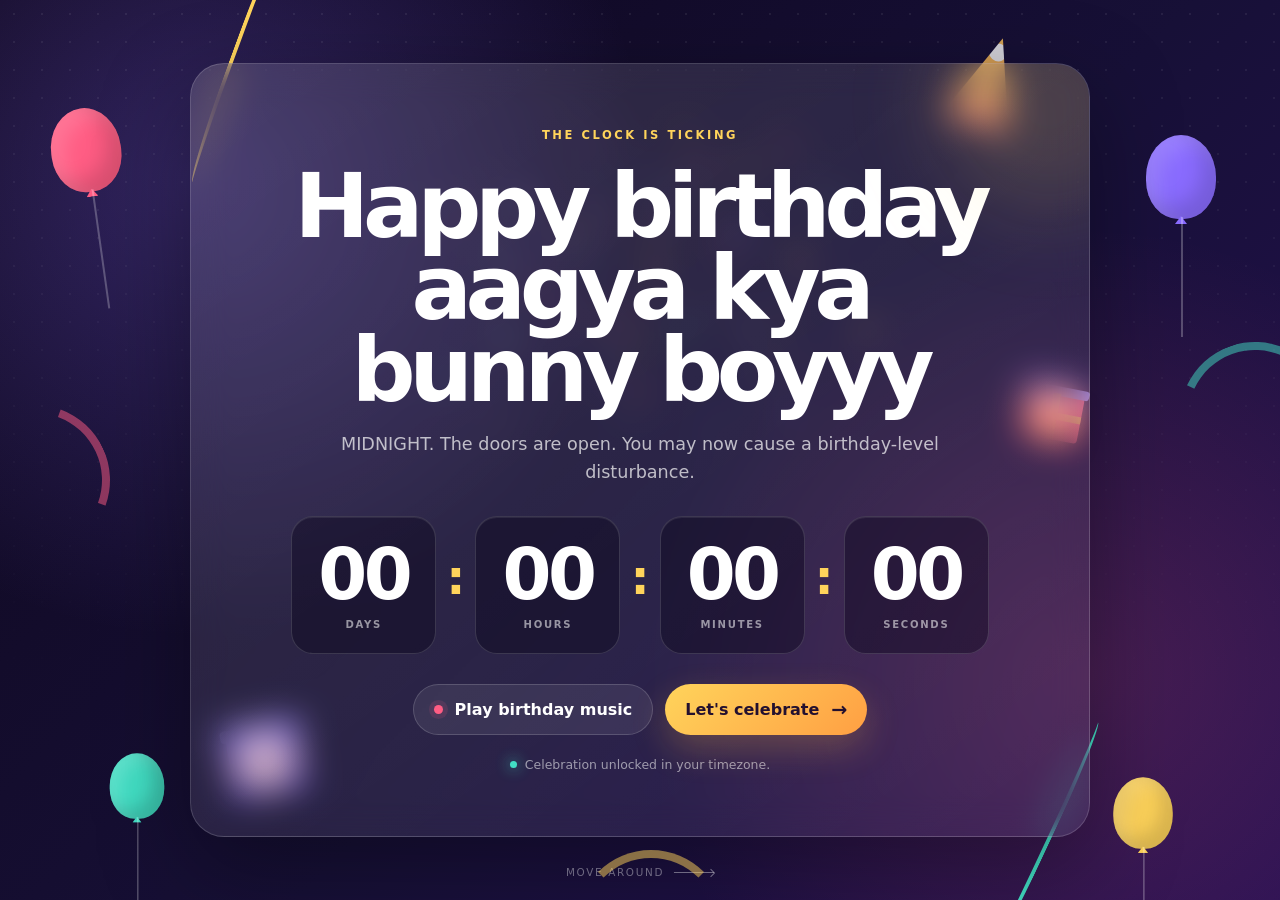
<file: index.html>
<!doctype html>
<html lang="en">
<head>
  <meta charset="utf-8" />
  <meta name="viewport" content="width=device-width, initial-scale=1" />
  <meta name="theme-color" content="#130b2e" />
  <title>Birthday Countdown</title>
  <link rel="stylesheet" href="styles.css" />
</head>
<body class="landing-page">
  <canvas id="ambientCanvas" class="ambient-canvas" aria-hidden="true"></canvas>

  <div class="decor-layer decor-layer--back" aria-hidden="true">
    <div class="balloon balloon--a"><span></span></div>
    <div class="balloon balloon--b"><span></span></div>
    <div class="balloon balloon--c"><span></span></div>
    <div class="balloon balloon--d"><span></span></div>
    <div class="ribbon ribbon--a"></div>
    <div class="ribbon ribbon--b"></div>
    <div class="party-hat party-hat--a"><i></i></div>
    <div class="gift gift--a"><i></i><b></b></div>
    <div class="gift gift--b"><i></i><b></b></div>
  </div>

  <main class="landing-shell">
    <section class="glass-card countdown-card" aria-labelledby="pageTitle">
      <div class="eyebrow">THE CLOCK IS TICKING</div>
      <h1 id="pageTitle">Happy birthday hai kya ladder</h1>
      <p class="subcopy" id="countdownMessage">Something ridiculous is waiting on the other side of midnight.</p>

      <div class="countdown" aria-label="Birthday countdown">
        <div class="time-card"><strong id="days">00</strong><span>Days</span></div>
        <div class="time-separator">:</div>
        <div class="time-card"><strong id="hours">00</strong><span>Hours</span></div>
        <div class="time-separator">:</div>
        <div class="time-card"><strong id="minutes">00</strong><span>Minutes</span></div>
        <div class="time-separator">:</div>
        <div class="time-card"><strong id="seconds">00</strong><span>Seconds</span></div>
      </div>

      <div class="actions">
        <button class="button button--secondary" id="musicButton" type="button">
          <span class="button-dot"></span>
          <span id="musicButtonText">Play birthday music</span>
        </button>
        <button class="button button--primary" id="celebrateButton" type="button" disabled>
          <span>Let's celebrate</span>
          <span class="button-arrow">→</span>
        </button>
      </div>

      <div class="lock-note" id="lockNote">
        <span class="tiny-lock" aria-hidden="true"></span>
        Celebration unlocks at 12:00 AM on 11 August in your timezone.
      </div>
    </section>

    <div class="mouse-hint" aria-hidden="true">
      <span>move around</span><i></i>
    </div>
  </main>

  <div class="decor-layer decor-layer--front" aria-hidden="true">
    <div class="streamer streamer--a"></div>
    <div class="streamer streamer--b"></div>
    <div class="streamer streamer--c"></div>
  </div>

  <script src="config.js"></script>
  <script src="shared.js"></script>
  <script src="countdown.js"></script>
</body>
</html>
</file>
<file: styles.css>
:root{
  --bg:#120824;
  --bg2:#21134a;
  --paper:#fffaf2;
  --ink:#180e2a;
  --yellow:#ffd45b;
  --pink:#ff5d84;
  --purple:#8a6cff;
  --mint:#42dec4;
  --orange:#ff9357;
  --glass:rgba(255,255,255,.10);
  --line:rgba(255,255,255,.18);
  --shadow:0 30px 90px rgba(0,0,0,.35);
  --radius:28px;
}
*{box-sizing:border-box}
html{scroll-behavior:smooth}
body{margin:0;font-family:Inter,ui-sans-serif,system-ui,-apple-system,BlinkMacSystemFont,"Segoe UI",sans-serif;background:var(--bg);color:white;overflow-x:hidden}
button,a{font:inherit}
button{border:0}
a{color:inherit;text-decoration:none}
.no-scroll{overflow:hidden}
.ambient-canvas,.confetti-canvas{position:fixed;inset:0;pointer-events:none;z-index:2}
.confetti-canvas{z-index:90}
.glass-card{background:linear-gradient(145deg,rgba(255,255,255,.13),rgba(255,255,255,.055));border:1px solid rgba(255,255,255,.16);box-shadow:var(--shadow);backdrop-filter:blur(18px);-webkit-backdrop-filter:blur(18px)}
.eyebrow{font-size:.72rem;font-weight:900;letter-spacing:.22em;text-transform:uppercase;color:var(--yellow)}
.button{display:inline-flex;align-items:center;justify-content:center;gap:.75rem;border-radius:999px;padding:14px 20px;font-weight:850;cursor:pointer;transition:transform .2s ease,box-shadow .2s ease,opacity .2s ease,background .2s ease;position:relative;overflow:hidden}
.button:hover:not(:disabled){transform:translateY(-3px)}
.button:active:not(:disabled){transform:translateY(0) scale(.98)}
.button--primary{background:linear-gradient(135deg,var(--yellow),#ff9f43);color:#23102f;box-shadow:0 14px 35px rgba(255,181,65,.24)}
.button--secondary{background:rgba(255,255,255,.08);border:1px solid rgba(255,255,255,.16);color:white}
.button:disabled{opacity:.38;cursor:not-allowed;filter:saturate(.3)}
.button-dot{width:9px;height:9px;border-radius:50%;background:var(--pink);box-shadow:0 0 0 5px rgba(255,93,132,.12)}
.music-on .button-dot{background:var(--mint);box-shadow:0 0 0 5px rgba(66,222,196,.14),0 0 18px rgba(66,222,196,.6)}
.button-arrow{font-size:1.2em;transition:transform .2s ease}.button:hover .button-arrow{transform:translateX(4px)}

/* Landing */
.landing-page{min-height:100vh;background:radial-gradient(circle at 15% 20%,rgba(138,108,255,.28),transparent 35%),radial-gradient(circle at 85% 75%,rgba(255,93,132,.18),transparent 35%),linear-gradient(135deg,#0e071c,#171037 55%,#251052)}
.landing-page:before{content:"";position:fixed;inset:0;background-image:radial-gradient(rgba(255,255,255,.16) 1px,transparent 1px);background-size:28px 28px;mask-image:linear-gradient(to bottom,rgba(0,0,0,.45),transparent 80%)}
.landing-shell{min-height:100vh;display:grid;place-items:center;padding:32px;position:relative;z-index:5}
.countdown-card{width:min(900px,94vw);text-align:center;border-radius:34px;padding:clamp(30px,5vw,64px);position:relative;overflow:hidden}
.countdown-card:after{content:"";position:absolute;width:220px;height:220px;border-radius:50%;background:rgba(255,212,91,.15);filter:blur(45px);right:-70px;top:-70px;pointer-events:none}
.countdown-card h1{font-size:clamp(2.5rem,7vw,6.4rem);line-height:.92;margin:.25em auto .2em;max-width:12ch;letter-spacing:-.07em}
.subcopy{max-width:620px;margin:0 auto 30px;color:rgba(255,255,255,.7);font-size:clamp(.95rem,2vw,1.1rem);line-height:1.6}
.countdown{display:flex;justify-content:center;align-items:center;gap:10px;margin:26px auto 30px}
.time-card{width:min(145px,18vw);aspect-ratio:1/.95;border:1px solid rgba(255,255,255,.14);border-radius:22px;background:rgba(10,5,28,.42);display:flex;flex-direction:column;align-items:center;justify-content:center;box-shadow:inset 0 1px 0 rgba(255,255,255,.08)}
.time-card strong{font-size:clamp(2rem,6vw,4.4rem);line-height:1;font-variant-numeric:tabular-nums;letter-spacing:-.05em}.time-card span{margin-top:8px;text-transform:uppercase;letter-spacing:.17em;font-size:.63rem;color:rgba(255,255,255,.55);font-weight:800}
.time-separator{font-size:clamp(1.4rem,4vw,3rem);font-weight:900;color:var(--yellow);transform:translateY(-8px)}
.actions{display:flex;justify-content:center;gap:12px;flex-wrap:wrap}.lock-note{margin-top:22px;font-size:.78rem;color:rgba(255,255,255,.55);display:flex;align-items:center;justify-content:center;gap:8px}
.tiny-lock{width:9px;height:8px;border:1.5px solid currentColor;border-radius:2px;position:relative}.tiny-lock:before{content:"";position:absolute;width:6px;height:6px;border:1.5px solid currentColor;border-bottom:0;border-radius:6px 6px 0 0;left:0;right:0;margin:auto;top:-7px}.live-dot{width:7px;height:7px;background:var(--mint);border-radius:50%;box-shadow:0 0 14px var(--mint)}
.locked-shake{animation:shake .4s ease}@keyframes shake{25%{transform:translateX(-5px)}50%{transform:translateX(5px)}75%{transform:translateX(-3px)}}
.mouse-hint{position:absolute;bottom:22px;left:50%;transform:translateX(-50%);font-size:.65rem;text-transform:uppercase;letter-spacing:.16em;color:rgba(255,255,255,.38);display:flex;align-items:center;gap:10px}.mouse-hint i{width:40px;height:1px;background:currentColor;position:relative}.mouse-hint i:after{content:"";position:absolute;width:5px;height:5px;border-top:1px solid currentColor;border-right:1px solid currentColor;right:0;top:-2px;transform:rotate(45deg)}
.decor-layer{position:fixed;inset:0;pointer-events:none;overflow:hidden}.decor-layer--back{z-index:1}.decor-layer--front{z-index:7}.balloon{position:absolute;width:70px;height:84px;border-radius:50% 50% 46% 46%;box-shadow:inset -14px -12px 20px rgba(0,0,0,.15),inset 12px 10px 20px rgba(255,255,255,.15);animation:float 7s ease-in-out infinite}.balloon:after{content:"";position:absolute;width:2px;height:120px;background:rgba(255,255,255,.25);left:50%;top:82px;transform-origin:top;animation:stringSway 3s ease-in-out infinite}.balloon span{position:absolute;width:12px;height:8px;bottom:-5px;left:50%;transform:translateX(-50%);background:inherit;clip-path:polygon(50% 0,100% 100%,0 100%)}.balloon--a{background:#ff5d84;left:4%;top:12%;transform:rotate(-8deg)}.balloon--b{background:#8a6cff;right:5%;top:15%;animation-delay:-2s}.balloon--c{background:#42dec4;left:8%;bottom:8%;animation-delay:-4s;scale:.78}.balloon--d{background:#ffd45b;right:8%;bottom:5%;animation-delay:-1s;scale:.85}@keyframes float{0%,100%{translate:0 0}50%{translate:0 -22px}}@keyframes stringSway{0%,100%{transform:rotate(-4deg)}50%{transform:rotate(6deg)}}
.ribbon{position:absolute;width:14px;height:260px;border-radius:50%;border-left:4px solid currentColor;transform:rotate(20deg)}.ribbon--a{color:var(--yellow);left:18%;top:-70px}.ribbon--b{color:var(--mint);right:18%;bottom:-70px;transform:rotate(205deg)}
.party-hat{position:absolute;width:70px;height:90px;background:linear-gradient(135deg,var(--yellow),var(--orange));clip-path:polygon(50% 0,100% 100%,0 100%);right:20%;top:4%;transform:rotate(18deg);opacity:.8}.party-hat:after{content:"";position:absolute;bottom:5px;left:8px;right:8px;height:10px;border-radius:10px;background:var(--pink)}.party-hat i{position:absolute;width:18px;height:18px;background:white;border-radius:50%;left:26px;top:6px}
.gift{position:absolute;width:70px;height:58px;background:var(--purple);bottom:12%;left:18%;border-radius:5px;transform:rotate(-10deg);box-shadow:0 12px 30px rgba(0,0,0,.2)}.gift:before{content:"";position:absolute;left:-5px;right:-5px;height:12px;top:-9px;background:#a998ff;border-radius:4px}.gift i{position:absolute;width:10px;height:100%;background:var(--yellow);left:30px}.gift b{position:absolute;width:100%;height:9px;background:var(--yellow);top:24px}.gift--b{left:auto;right:15%;top:43%;bottom:auto;background:var(--pink);transform:rotate(11deg) scale(.8)}
.streamer{position:absolute;width:150px;height:150px;border:8px solid transparent;border-top-color:currentColor;border-radius:50%;opacity:.5}.streamer--a{left:-40px;top:45%;color:var(--pink);transform:rotate(65deg)}.streamer--b{right:-50px;top:38%;color:var(--mint);transform:rotate(-20deg)}.streamer--c{left:45%;bottom:-100px;color:var(--yellow)}

/* Celebration nav & curtain */
.celebration-page{background:linear-gradient(180deg,#120824 0%,#1b0b35 35%,#120824 100%)}
.curtain{position:fixed;inset:0;z-index:1000;display:grid;place-items:center;overflow:hidden;background:#13051e}.curtain-panel{position:absolute;top:0;bottom:0;width:51%;background:repeating-linear-gradient(90deg,#6c1036 0 12%,#8f1747 12% 24%,#5d0d30 24% 36%);box-shadow:inset -20px 0 50px rgba(0,0,0,.35);transition:transform 1.4s cubic-bezier(.75,0,.18,1)}.curtain-panel--left{left:0}.curtain-panel--right{right:0;transform:scaleX(-1)}.curtain.open .curtain-panel--left{transform:translateX(-100%)}.curtain.open .curtain-panel--right{transform:scaleX(-1) translateX(-100%)}.curtain-center{z-index:2;text-align:center;transition:opacity .5s ease .35s,transform .5s ease .35s}.curtain.open .curtain-center{opacity:0;transform:scale(.9)}.curtain-badge{display:inline-block;border:1px solid rgba(255,255,255,.35);border-radius:999px;padding:8px 12px;font-size:.7rem;letter-spacing:.18em}.curtain-title{font-weight:950;font-size:clamp(2rem,6vw,5rem);letter-spacing:-.05em;margin-top:15px}
.party-nav{position:sticky;top:0;z-index:70;height:70px;display:flex;align-items:center;justify-content:space-between;padding:0 clamp(18px,4vw,56px);background:rgba(18,8,36,.7);border-bottom:1px solid rgba(255,255,255,.09);backdrop-filter:blur(18px)}.party-nav nav{display:flex;gap:26px}.party-nav nav a{font-size:.82rem;color:rgba(255,255,255,.65);transition:color .2s}.party-nav nav a:hover{color:white}.mini-brand{font-weight:950;letter-spacing:-.03em;color:var(--yellow)}.mini-music{background:transparent;color:rgba(255,255,255,.65);cursor:pointer;padding:9px 12px;border:1px solid rgba(255,255,255,.13);border-radius:999px}.mini-music.active{color:var(--mint);border-color:rgba(66,222,196,.45)}
.section-pad{padding:clamp(70px,10vw,135px) clamp(22px,7vw,100px);position:relative}.section-heading{max-width:720px;margin-bottom:44px}.section-heading--center{text-align:center;margin-left:auto;margin-right:auto}.section-heading h2{font-size:clamp(2.4rem,6vw,5.5rem);line-height:.97;letter-spacing:-.055em;margin:.18em 0}.section-heading p:not(.eyebrow){color:rgba(255,255,255,.63);line-height:1.7;max-width:650px}.section-heading--center p:not(.eyebrow){margin-left:auto;margin-right:auto}

/* Hero */
.hero-section{min-height:calc(100vh - 70px);display:grid;grid-template-columns:1.08fr .92fr;align-items:center;gap:40px;overflow:hidden;background:radial-gradient(circle at 78% 45%,rgba(255,93,132,.18),transparent 31%),radial-gradient(circle at 12% 15%,rgba(138,108,255,.18),transparent 32%)}.hero-copy{position:relative;z-index:3}.hero-copy h1{font-size:clamp(4rem,10vw,9rem);line-height:.82;letter-spacing:-.075em;margin:.12em 0 .22em;max-width:9ch}.hero-copy h1 span{color:var(--yellow)}.hero-text{max-width:650px;color:rgba(255,255,255,.68);line-height:1.72;font-size:1.05rem}.hero-actions{display:flex;gap:12px;flex-wrap:wrap;margin-top:28px}.hero-cake-scene{height:520px;position:relative;display:grid;place-items:center}.spotlight{position:absolute;width:420px;height:520px;background:linear-gradient(to bottom,rgba(255,222,148,.15),transparent 80%);clip-path:polygon(38% 0,62% 0,96% 100%,4% 100%);filter:blur(2px)}.display-cake{width:310px;height:230px;position:relative;transform:rotate(-2deg);animation:cakeBob 4s ease-in-out infinite}.cake-layer{position:absolute;left:28px;right:28px;height:82px;background:linear-gradient(90deg,#ff9b69,#ff6d8a);border-radius:22px;box-shadow:inset 0 -10px 0 rgba(0,0,0,.08)}.cake-layer--1{bottom:32px}.cake-layer--2{bottom:102px;left:54px;right:54px;background:linear-gradient(90deg,#8f77ff,#6f55dc)}.cake-top{position:absolute;left:54px;right:54px;bottom:160px;height:30px;background:#fff1df;border-radius:50%;z-index:3}.cake-icing{position:absolute;left:54px;right:54px;bottom:143px;height:34px;background:#fff1df;z-index:4;border-radius:10px 10px 18px 18px;clip-path:polygon(0 0,100% 0,100% 55%,91% 55%,89% 100%,81% 100%,78% 58%,63% 58%,60% 90%,53% 90%,50% 56%,34% 56%,31% 100%,23% 100%,20% 55%,0 55%)}.cake-candle{position:absolute;width:12px;height:60px;background:repeating-linear-gradient(45deg,#ffcf4d 0 6px,#fff 6px 12px);bottom:182px;border-radius:4px;z-index:5}.cake-candle i{position:absolute;width:12px;height:18px;background:radial-gradient(circle at 50% 70%,#fff 0 12%,#ffd45b 18% 45%,#ff5d51 55% 100%);border-radius:55% 45% 55% 45%;top:-20px;animation:flame .7s ease-in-out infinite alternate}.candle-a{left:95px}.candle-b{left:150px;bottom:190px}.candle-c{right:95px}.cake-shadow{position:absolute;width:330px;height:50px;border-radius:50%;background:rgba(0,0,0,.35);filter:blur(16px);bottom:70px}.hero-orbit{position:absolute;right:-120px;top:5%;width:700px;height:700px;opacity:.6}.orbit-ring{position:absolute;inset:0;border:1px solid rgba(255,255,255,.12);border-radius:50%}.orbit-ring--2{inset:85px}.orbit-dot{position:absolute;width:12px;height:12px;border-radius:50%;background:var(--yellow);box-shadow:0 0 24px rgba(255,212,91,.7)}.orbit-dot--1{top:76px;left:130px}.orbit-dot--2{right:82px;top:270px;background:var(--mint)}.orbit-dot--3{bottom:90px;left:280px;background:var(--pink)}@keyframes cakeBob{50%{transform:rotate(1deg) translateY(-12px)}}@keyframes flame{to{transform:scale(.88) rotate(6deg)}}
.marquee-strip{overflow:hidden;border-top:1px solid rgba(255,255,255,.1);border-bottom:1px solid rgba(255,255,255,.1);background:var(--yellow);color:#24112f}.marquee-track{width:max-content;display:flex;align-items:center;gap:24px;padding:16px 0;animation:marquee 18s linear infinite;font-weight:950;letter-spacing:.07em}.marquee-track i{width:8px;height:8px;border-radius:50%;background:#24112f}@keyframes marquee{to{transform:translateX(-50%)}}

/* Cake interaction */
.cake-section{background:radial-gradient(circle at 75% 30%,rgba(66,222,196,.1),transparent 34%)}.interactive-cake-card{max-width:1040px;margin:auto;border-radius:34px;padding:clamp(24px,5vw,56px);display:grid;grid-template-columns:1fr .75fr;align-items:center;gap:50px}.big-cake{height:430px;position:relative;display:flex;justify-content:center;align-items:flex-end}.big-cake-bottom,.big-cake-middle,.big-cake-top{position:absolute;left:50%;transform:translateX(-50%);border-radius:25px}.big-cake-bottom{width:360px;height:125px;bottom:55px;background:linear-gradient(90deg,#ff8d65,#ff6a85);box-shadow:inset 0 -14px 0 rgba(0,0,0,.08)}.big-cake-middle{width:300px;height:110px;bottom:160px;background:linear-gradient(90deg,#7c65ed,#9d83ff);z-index:2}.big-cake-top{width:300px;height:44px;bottom:244px;background:#fff0da;border-radius:50%;z-index:3}.big-cake-plate{position:absolute;width:420px;height:34px;border-radius:50%;bottom:38px;background:linear-gradient(#e8e8ef,#9ea0b5);box-shadow:0 18px 30px rgba(0,0,0,.25)}.drip{position:absolute;top:0;background:#fff0da;width:28px;border-radius:0 0 16px 16px}.drip-1{left:35px;height:42px}.drip-2{left:145px;height:30px}.drip-3{right:32px;height:51px}.big-cake-candles{position:absolute;left:50%;transform:translateX(-50%);bottom:282px;width:280px;height:90px;display:flex;align-items:end;justify-content:space-around;z-index:5}.interactive-candle{width:17px;height:72px;background:repeating-linear-gradient(45deg,#ffcf4d 0 8px,#ff6487 8px 16px);border-radius:5px;position:relative;cursor:pointer;box-shadow:inset -3px 0 rgba(0,0,0,.08)}.wick{position:absolute;width:2px;height:9px;background:#201426;top:-8px;left:50%}.flame{position:absolute;width:19px;height:28px;left:50%;top:-34px;transform:translateX(-50%) scale(0);opacity:0;background:radial-gradient(circle at 50% 70%,#fff 0 11%,#ffd85c 17% 45%,#ff603f 55% 100%);border-radius:65% 35% 60% 40%;transition:.2s}.interactive-candle.lit .flame{opacity:1;transform:translateX(-50%) scale(1);animation:interactiveFlame .55s ease-in-out infinite alternate;box-shadow:0 0 22px rgba(255,168,66,.8)}@keyframes interactiveFlame{to{transform:translateX(-50%) scale(.88) rotate(5deg)}}.cake-controls{display:flex;flex-direction:column;align-items:flex-start;gap:22px}.cake-controls div{display:flex;flex-direction:column;gap:8px}.cake-controls strong{font-size:1.45rem}.cake-controls span{color:rgba(255,255,255,.55)}

/* Gifts */
.gift-section{background:linear-gradient(180deg,rgba(255,255,255,.025),transparent)}.gift-grid{display:grid;grid-template-columns:repeat(3,minmax(180px,260px));gap:clamp(25px,5vw,60px);justify-content:center;margin:70px auto}.reveal-gift{height:235px;background:transparent;position:relative;cursor:pointer;perspective:800px;transition:transform .25s}.reveal-gift:hover{transform:translateY(-8px) rotate(-1deg)}.gift-box-body{position:absolute;width:180px;height:140px;left:50%;bottom:15px;transform:translateX(-50%);border-radius:10px;background:linear-gradient(135deg,#7d66e7,#5b3fcc);box-shadow:0 22px 40px rgba(0,0,0,.25)}.reveal-gift:nth-child(2) .gift-box-body{background:linear-gradient(135deg,#ff6d8c,#da3b67)}.reveal-gift:nth-child(3) .gift-box-body{background:linear-gradient(135deg,#37d5bc,#159f8c)}.gift-lid{position:absolute;width:200px;height:42px;background:#9c89ff;left:50%;bottom:145px;transform:translateX(-50%);border-radius:8px;z-index:5;transform-origin:20% 100%;transition:transform .5s cubic-bezier(.2,.9,.2,1.3)}.reveal-gift:nth-child(2) .gift-lid{background:#ff8aa3}.reveal-gift:nth-child(3) .gift-lid{background:#5be5d0}.reveal-gift.open .gift-lid{transform:translateX(-50%) translateY(-70px) rotate(-20deg)}.gift-ribbon-v{position:absolute;width:25px;height:178px;background:var(--yellow);left:50%;bottom:15px;transform:translateX(-50%);z-index:6}.gift-ribbon-h{position:absolute;width:180px;height:22px;background:var(--yellow);left:50%;bottom:74px;transform:translateX(-50%);z-index:6}.gift-label{position:absolute;bottom:-14px;left:50%;transform:translateX(-50%);font-size:.67rem;font-weight:950;letter-spacing:.2em;color:rgba(255,255,255,.6)}.gift-message{max-width:760px;margin:0 auto;border-radius:22px;padding:26px;text-align:center;font-size:clamp(1rem,2.5vw,1.35rem);line-height:1.6;color:rgba(255,255,255,.86)}.message-pop{animation:messagePop .45s ease}@keyframes messagePop{50%{transform:scale(1.025);border-color:rgba(255,212,91,.45)}}

/* Balloon game */
.game-section{background:radial-gradient(circle at 20% 75%,rgba(138,108,255,.13),transparent 35%)}.balloon-game{border-radius:32px;padding:24px;max-width:1100px;margin:auto}.game-topline{display:flex;justify-content:space-between;padding:4px 4px 20px;color:rgba(255,255,255,.62);font-size:.85rem;text-transform:uppercase;letter-spacing:.13em}.game-topline strong{color:var(--yellow)}.balloon-arena{height:min(570px,65vh);min-height:420px;border-radius:24px;position:relative;overflow:hidden;background:linear-gradient(180deg,#2e1c64 0%,#1d174a 55%,#16243b 100%);box-shadow:inset 0 0 80px rgba(0,0,0,.2);margin-bottom:18px}.balloon-arena:after{content:"";position:absolute;left:0;right:0;bottom:0;height:70px;background:linear-gradient(to top,rgba(10,24,40,.9),transparent);pointer-events:none}.game-balloon{position:absolute;left:var(--x);top:var(--y);width:62px;height:78px;border-radius:50% 50% 45% 45%;background:hsl(var(--hue) 78% 64%);box-shadow:inset -12px -10px 16px rgba(0,0,0,.15),inset 10px 9px 15px rgba(255,255,255,.16);cursor:crosshair;animation:gameFloat 3.6s ease-in-out infinite var(--delay);transition:opacity .16s,transform .16s}.game-balloon:before{content:"";position:absolute;width:10px;height:8px;left:50%;bottom:-5px;transform:translateX(-50%);background:inherit;clip-path:polygon(50% 0,100% 100%,0 100%)}.game-balloon:after{content:"";position:absolute;width:1px;height:86px;background:rgba(255,255,255,.3);left:50%;top:77px}.game-balloon span{position:absolute;width:15px;height:24px;border-radius:50%;background:rgba(255,255,255,.18);left:13px;top:12px;transform:rotate(28deg)}.game-balloon.popped{animation:none;transform:scale(1.5);opacity:0;pointer-events:none}@keyframes gameFloat{50%{translate:0 -18px;rotate:2deg}}

/* Memories */
.memories-section{overflow:hidden}.polaroid-wall{display:grid;grid-template-columns:repeat(4,1fr);gap:clamp(16px,3vw,32px);max-width:1200px;margin:70px auto 0;perspective:1100px}.polaroid{background:#fffaf2;color:#25162c;padding:12px 12px 28px;margin:0;box-shadow:0 25px 45px rgba(0,0,0,.28);transition:transform .18s ease;transform-style:preserve-3d}.polaroid--1{transform:rotate(-5deg)}.polaroid--2{transform:rotate(3deg) translateY(25px)}.polaroid--3{transform:rotate(-2deg) translateY(-8px)}.polaroid--4{transform:rotate(5deg) translateY(20px)}.photo-placeholder{aspect-ratio:4/5;background:linear-gradient(135deg,#ded6ff,#ffe0d3 45%,#d4fff6);display:grid;place-items:center;position:relative;overflow:hidden}.photo-placeholder:before,.photo-placeholder:after{content:"";position:absolute;border-radius:50%;filter:blur(2px)}.photo-placeholder:before{width:150px;height:150px;background:rgba(255,255,255,.45);left:-50px;top:-30px}.photo-placeholder:after{width:130px;height:130px;background:rgba(138,108,255,.15);right:-30px;bottom:-20px}.photo-placeholder span{font-weight:950;letter-spacing:.12em;font-size:.7rem;z-index:2}.polaroid figcaption{text-align:center;margin-top:18px;font-family:Georgia,serif;font-style:italic;font-size:.95rem}

/* Finale */
.finale-section{min-height:85vh;display:grid;place-items:center;background:radial-gradient(circle,rgba(255,212,91,.10),transparent 45%)}.finale-card{max-width:900px;border-radius:38px;padding:clamp(36px,7vw,78px);text-align:center;overflow:hidden;position:relative}.finale-card:before{content:"";position:absolute;inset:-40%;background:conic-gradient(from 0deg,transparent,rgba(255,212,91,.08),transparent,rgba(138,108,255,.08),transparent);animation:spin 12s linear infinite}.finale-card>*{position:relative}.finale-card h2{font-size:clamp(3rem,8vw,7rem);margin:.12em 0;letter-spacing:-.06em}.finale-card p:not(.eyebrow){color:rgba(255,255,255,.64);line-height:1.7;max-width:650px;margin:0 auto 26px}.button--giant{font-size:clamp(1rem,2vw,1.2rem);padding:18px 28px}.finale-message{margin-top:28px;font-weight:900;font-size:clamp(1rem,2.5vw,1.4rem);color:var(--yellow);min-height:1.6em}.finale-active .finale-card{animation:finalePulse 1s ease-in-out infinite alternate}.finale-active:before{content:"";position:fixed;inset:0;pointer-events:none;z-index:80;background:radial-gradient(circle at 20% 30%,rgba(255,93,132,.13),transparent 25%),radial-gradient(circle at 80% 40%,rgba(66,222,196,.11),transparent 25%),radial-gradient(circle at 50% 70%,rgba(255,212,91,.09),transparent 30%);animation:partyLights .7s linear infinite alternate}@keyframes spin{to{transform:rotate(1turn)}}@keyframes finalePulse{to{box-shadow:0 0 90px rgba(255,212,91,.17),0 30px 90px rgba(0,0,0,.35)}}@keyframes partyLights{to{filter:hue-rotate(65deg)}}
.party-footer{min-height:110px;border-top:1px solid rgba(255,255,255,.1);display:flex;align-items:center;justify-content:space-between;padding:0 clamp(22px,7vw,100px);color:rgba(255,255,255,.45);font-size:.8rem}.party-footer a:hover{color:white}

@media (max-width:900px){
  .hero-section{grid-template-columns:1fr;padding-top:90px}.hero-cake-scene{height:390px;order:-1}.display-cake{transform:scale(.78)}.interactive-cake-card{grid-template-columns:1fr}.cake-controls{align-items:center;text-align:center}.polaroid-wall{grid-template-columns:repeat(2,1fr)}.party-nav nav{display:none}
}
@media (max-width:620px){
  .landing-shell{padding:18px}.countdown-card{padding:34px 17px}.countdown{gap:5px}.time-card{width:20vw;border-radius:14px}.time-separator{font-size:1.2rem}.time-card span{font-size:.48rem;letter-spacing:.1em}.actions{flex-direction:column}.actions .button{width:100%}.decor-layer{opacity:.65}.gift-grid{grid-template-columns:1fr;gap:60px}.reveal-gift{margin:auto;width:240px}.polaroid-wall{grid-template-columns:1fr 1fr;gap:14px}.polaroid{padding:8px 8px 20px}.section-pad{padding-left:18px;padding-right:18px}.big-cake{transform:scale(.8);margin:-30px -40px}.balloon-arena{min-height:500px}.party-footer{flex-direction:column;justify-content:center;gap:12px;text-align:center}.hero-cake-scene{height:310px}.hero-orbit{scale:.7;right:-280px}.display-cake{scale:.73}.spotlight{scale:.7}.mouse-hint{display:none}
}
@media (prefers-reduced-motion:reduce){*{scroll-behavior:auto!important;animation-duration:.01ms!important;animation-iteration-count:1!important;transition-duration:.01ms!important}}

/* Interactive memory desk */
.memory-desk{position:relative;max-width:1120px;height:720px;margin:64px auto 0;border-radius:36px;background:radial-gradient(circle at 20% 15%,rgba(255,255,255,.12),transparent 32%),linear-gradient(145deg,rgba(255,255,255,.07),rgba(255,255,255,.025));border:1px solid rgba(255,255,255,.12);box-shadow:inset 0 1px rgba(255,255,255,.08);overflow:hidden;isolation:isolate}
.memory-desk:before{content:"MEMORIES / HANDLE WITH QUESTIONABLE CARE";position:absolute;left:32px;bottom:24px;font-size:.68rem;font-weight:900;letter-spacing:.18em;opacity:.24;transform:rotate(-90deg);transform-origin:left bottom}
.memory-card{--r:0deg;position:absolute;width:clamp(190px,23vw,270px);padding:11px 11px 25px;border:0;background:#fffaf1;color:#211625;box-shadow:0 22px 45px rgba(0,0,0,.34);cursor:grab;touch-action:none;user-select:none;transform:rotate(var(--r)) scale(.88);opacity:0;transition:box-shadow .22s ease,filter .9s ease,opacity .9s ease,transform .9s cubic-bezier(.2,.8,.2,1);filter:brightness(1.8) saturate(.1);z-index:2}
.memory-card.is-developed{opacity:1;filter:brightness(1) saturate(1);transform:rotate(var(--r)) scale(1)}
.memory-card.is-dragging{cursor:grabbing;box-shadow:0 36px 75px rgba(0,0,0,.48);transition:none;z-index:20!important}
.memory-card:hover{box-shadow:0 32px 65px rgba(0,0,0,.42)}
.memory-card--1{--r:-7deg;left:7%;top:10%;z-index:3}.memory-card--2{--r:5deg;right:9%;top:8%;z-index:2}.memory-card--3{--r:4deg;left:27%;bottom:8%;z-index:4}.memory-card--4{--r:-4deg;right:17%;bottom:7%;z-index:5}
.memory-image-wrap{display:block;aspect-ratio:4/5;background:#ded8cf;overflow:hidden;position:relative}
.memory-image-wrap:after{content:"";position:absolute;inset:0;background:linear-gradient(115deg,rgba(255,255,255,.28),transparent 25% 75%,rgba(0,0,0,.07));pointer-events:none}
.memory-image-wrap img{width:100%;height:100%;object-fit:cover;display:block;pointer-events:none}
.memory-card--4 .memory-image-wrap{aspect-ratio:4/3}
.memory-caption{display:block;text-align:center;margin-top:15px;font-family:Georgia,serif;font-style:italic;font-size:.96rem;pointer-events:none}
.memory-tape{position:absolute;width:74px;height:22px;background:rgba(246,218,149,.72);top:-9px;left:50%;transform:translateX(-50%) rotate(-2deg);z-index:3;box-shadow:0 2px 5px rgba(0,0,0,.08);pointer-events:none}
.memory-instructions{display:flex;justify-content:center;gap:30px;margin-top:22px;font-size:.72rem;font-weight:950;letter-spacing:.2em;opacity:.48}
.memory-modal{position:fixed;inset:0;z-index:9999;display:grid;place-items:center;padding:26px;background:rgba(10,6,18,.78);backdrop-filter:blur(18px);opacity:0;visibility:hidden;transition:.28s ease}
.memory-modal.is-open{opacity:1;visibility:visible}
.memory-modal__close{position:absolute;right:24px;top:20px;width:48px;height:48px;border-radius:50%;border:1px solid rgba(255,255,255,.2);background:rgba(255,255,255,.1);color:#fff;font-size:2rem;line-height:1;cursor:pointer;z-index:2}
.memory-flip{width:min(90vw,560px);height:min(78vh,690px);perspective:1400px;outline:none}
.memory-flip__inner{position:relative;width:100%;height:100%;transition:transform .75s cubic-bezier(.2,.75,.2,1);transform-style:preserve-3d}
.memory-flip.is-flipped .memory-flip__inner{transform:rotateY(180deg)}
.memory-flip__face{position:absolute;inset:0;backface-visibility:hidden;border-radius:22px;background:#fffaf1;color:#211625;padding:18px 18px 32px;box-shadow:0 35px 90px rgba(0,0,0,.45);display:flex;flex-direction:column;align-items:center;justify-content:center;overflow:hidden}
.memory-flip__front img{width:100%;height:calc(100% - 90px);object-fit:contain;background:#ded8cf;border-radius:10px}
.memory-flip__front p{font-family:Georgia,serif;font-style:italic;font-size:1.12rem;margin:18px 0 4px;text-align:center}
.memory-flip__back{transform:rotateY(180deg);padding:clamp(34px,7vw,78px);background:radial-gradient(circle at 50% 0,rgba(255,220,176,.65),transparent 34%),#fff4e7;text-align:center}
.memory-secret{font-family:Georgia,serif;font-size:clamp(1.45rem,4vw,2.35rem);line-height:1.35;margin:18px 0 36px;max-width:420px}
.memory-flip-hint{font-size:.7rem;font-weight:900;letter-spacing:.16em;text-transform:uppercase;opacity:.45}
body.memory-modal-open{overflow:hidden}
@media(max-width:760px){.memory-desk{height:auto;min-height:0;padding:38px 18px;display:grid;grid-template-columns:1fr 1fr;gap:18px;overflow:visible}.memory-desk:before{display:none}.memory-card,.memory-card--1,.memory-card--2,.memory-card--3,.memory-card--4{position:relative;left:auto;right:auto;top:auto;bottom:auto;width:100%;transform:rotate(var(--r)) scale(.9)}.memory-card.is-developed{transform:rotate(var(--r)) scale(1)}.memory-card--3,.memory-card--4{margin-top:12px}.memory-card--4 .memory-image-wrap{aspect-ratio:4/5}.memory-instructions span:first-child{display:none}.memory-flip{height:min(76vh,650px)}}
@media(max-width:440px){.memory-desk{grid-template-columns:1fr;padding:30px}.memory-card{max-width:280px;margin-left:auto;margin-right:auto}.memory-card--2,.memory-card--3,.memory-card--4{margin-top:0}.memory-instructions{gap:16px}}
</file>
